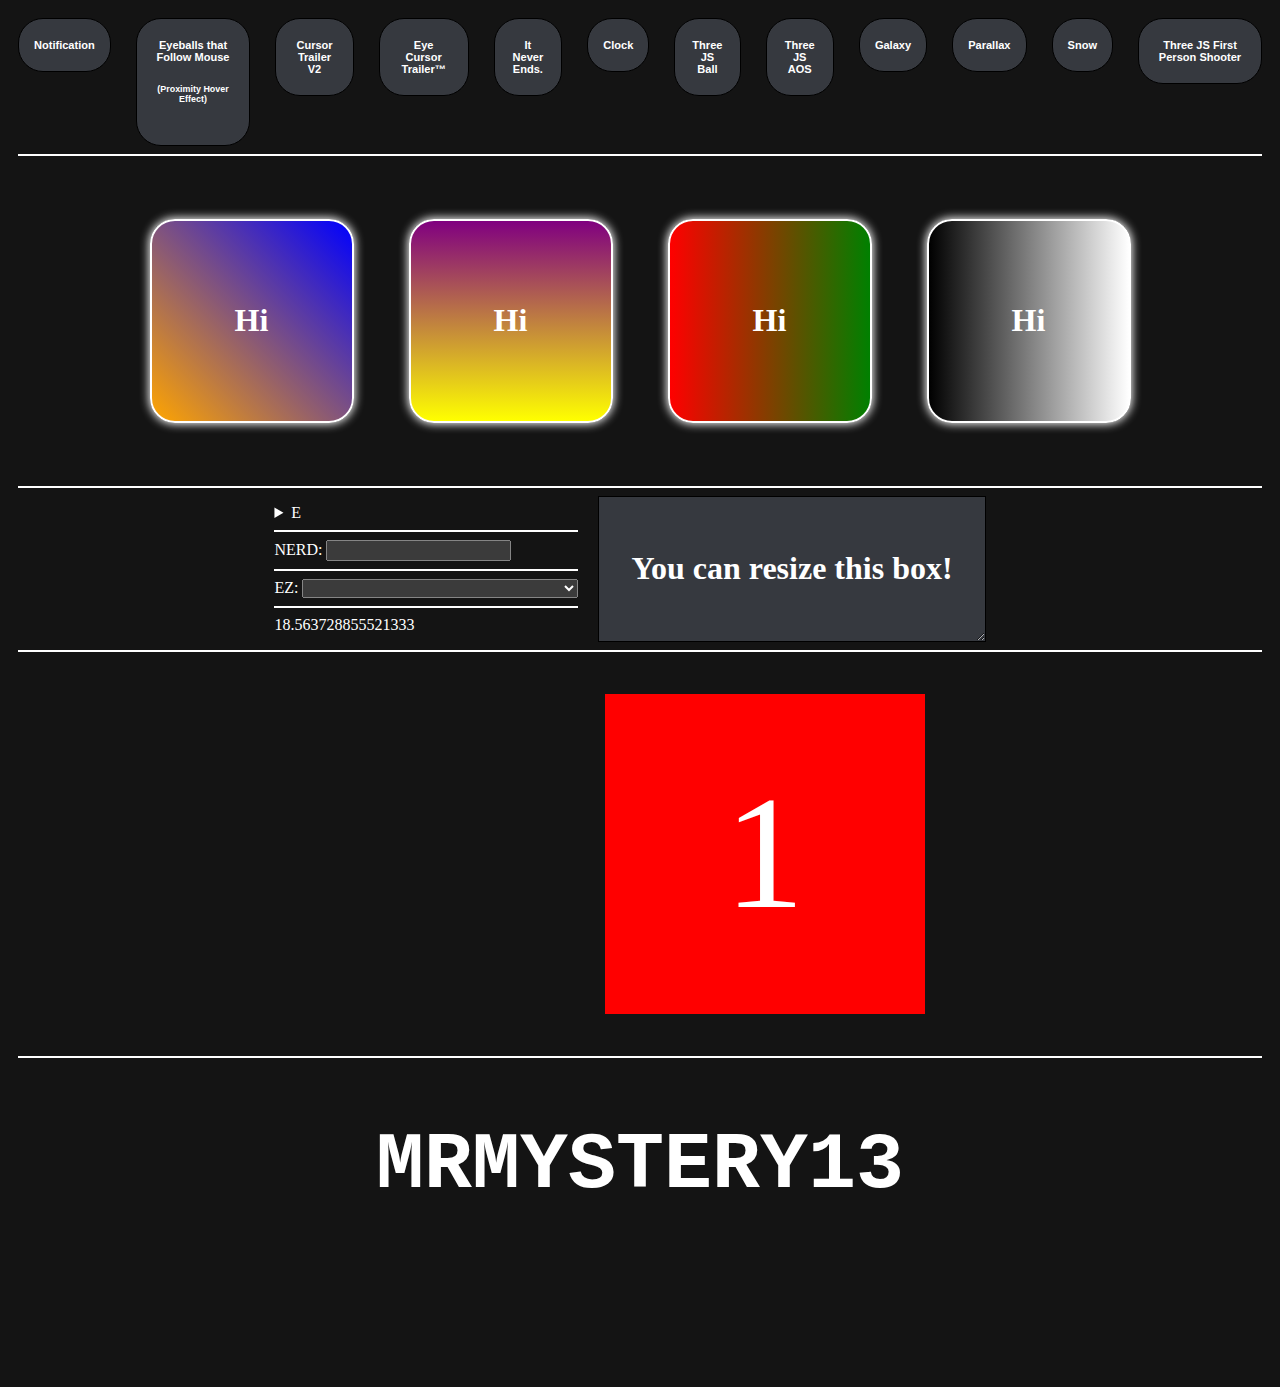
<file: index.html>
<!DOCTYPE html>
<html lang="en">

<head>

    <meta charset="UTF-8">
    <meta http-equiv="X-UA-Compatible" content="IE=edge">
    <meta name="viewport" content="width=device-width, initial-scale=1.0">

    <title>Test</title>
    <link rel="shortcut icon" href="./-images/blue-thumbs-up-icon.png"/>
    <!-- <link rel="icon" href='https://art.pixilart.com/42066f8e8d63e17.png'> -->

    <link href="https://cdn.jsdelivr.net/npm/bootstrap@5.2.1/dist/css/bootstrap.min.css" rel="stylesheet" integrity="sha384-iYQeCzEYFbKjA/T2uDLTpkwGzCiq6soy8tYaI1GyVh/UjpbCx/TYkiZhlZB6+fzT" crossorigin="anonymous">
    <script src="https://cdn.jsdelivr.net/npm/bootstrap@5.2.1/dist/js/bootstrap.bundle.min.js" integrity="sha384-u1OknCvxWvY5kfmNBILK2hRnQC3Pr17a+RTT6rIHI7NnikvbZlHgTPOOmMi466C8" crossorigin="anonymous"></script>
    <link rel="stylesheet" href="https://cdn.jsdelivr.net/npm/bootstrap-icons@1.9.1/font/bootstrap-icons.css">

    <!-- <link rel="stylesheet" href="https://unpkg.com/aos@2.3.1/dist/aos.css"/> -->
    <!-- <script src="https://unpkg.com/aos@2.3.1/dist/aos.js"></script> -->

    <link rel="stylesheet" href="./style.css">
    <script src="./main.js" defer></script>
    <script src="./snow/snow.js" defer></script>

</head>

<body>

    <nav class="nav">
        <a href="./notif/index.html"><button><h5>Notification</h5></button></a> 
        <!-- https://youtu.be/Bm0JjR4kP8w -->

        <a href="./eye/index.html"><button><div><h5>Eyeballs that Follow Mouse</h5><h6>(Proximity Hover Effect)</h6></div></button></a>
        <!-- https://youtu.be/TGe3pS5LqEw -->

        <a href="./trail/index.html"><button><h5>Cursor Trailer V2</h5></button></a>
        <!-- https://youtu.be/CZIJKkwc8l8 -->

        <a href="./eyetrail/index.html"><button><h5>Eye Cursor Trailer™</h5></button></a>
        <!-- Idea: https://www.utahhikes.net/mousetrails.shtml -->

        <a href="./neverend/index.html"><button><h5>It Never Ends.</h5></button></a>
        <!-- https://youtu.be/2IbRtjez6ag -->

        <a href="./clock/index.html"><button><h5>Clock</h5></button></a>
        <!-- https://youtu.be/Ki0XXrlKlHY -->

        <a href="./threeBall/index.html"><button><h5>Three JS Ball</h5></button></a>
        <!-- https://youtu.be/pUgWfqWZWmM -->

        <a href="./threeAOS/index.html"><button><h5>Three JS AOS</h5></button></a>
        <!-- https://sbcode.net/threejs/animate-on-scroll/ -->

        <a href="./threeGalaxy/index.html"><button><h5>Galaxy</h5></button></a>
        <!-- https://codepen.io/Mamboleoo/pen/MOwqOp -->

        <a href="./parallax/index.html"><button><h5>Parallax</h5></button></a>
        <!-- https://webflow.com/made-in-webflow/website/NAV-challenge -->

        <a href="#" onclick="snow()"><button><h5>Snow</h5></button></a>
        <!--  -->

        <a href="./threeFPS/index.html"><button><h5>Three JS First Person Shooter</h5></button></a>
        <!-- https://claude.ai/ -->
    </nav>

    <hr>

    <div class="flex">

        <div class="spinBoxCon row">
            <div class="spinBox" id="b1"><h1>Hi</h1></div>
            <div class="spinBox" id="b2"><h1>Hi</h1></div>
            <div class="spinBox" id="b3"><h1>Hi</h1></div>
            <div class="spinBox" id="b4"><h1>Hi</h1></div>
        </div>

    </div>

    <hr>

    <div class="flex flex-w gap-2">

        <div>

            <details>
                <summary>E</summary>
                <h1>HI</h1>
            </details>

            <hr>

            <div>
                <label for="nerd">NERD: </label>
                <input list="nerd">
                <datalist id="nerd">
                    <option>N</option>
                    <option>E</option>
                    <option>R</option>
                    <option>D</option>
                    <option>Nerd</option>
                    <option>NERDDDDDDDDDDDDDDDDDDDDDDDDDDDDDDDDDDDDDDDDDDDDDDDDDDDDDDDDDDDDDD</option>
                </datalist>
            </div>

            <hr>

            <div>
                <label for="ez">EZ: </label>
                <select name="ez" id="ez" onchange="OptionList(this)">
                    <option value=""></option>
                    <option value="ez">ez</option>
                    <option value="Ez">Ez</option>
                    <option value="EZ">EZ</option>
                    <option value="EZZ">EZZZZZZZZZZZZZZZZZZZZZZZZZZZZZZ</option>
                </select>
            </div>

            <hr>

            <div id="ageCount"></div>

        </div>

        <div class="resize"><h1>You can resize this box!</h1></div>

    </div>

    <hr>

    <div class="flex flex-w gap-2">

        <h1 class="gradient-text">Welcome</h1>

        <div class="snap">
            <div class="snapBox">1</div>
            <div class="snapBox">2</div>
            <div class="snapBox">3</div>
            <div class="snapBox">4</div>
            <div class="snapBox">5</div>
        </div>

    </div>

    <hr>

    <div class="flex flex-c">

        <!-- Code Pen: https://codepen.io/Hyperplexed/pen/rNrJgrd -->
        <!-- Vid: https://youtu.be/W5oawMJaXbU -->
        <h1 id='hacked' data-hackedtext="MRMYSTERY13">MRMYSTERY13</h1>

        <!-- Code Pen: https://codepen.io/Valgo/pen/PowZaNY -->
        <div id="text-morph-con" class="flex">
            <span id="text-morph1"></span>
            <span id="text-morph2"></span>
            <svg id="morph-filters">
                <defs>
                    <filter id="morph-threshold">
                        <feColorMatrix in="SourceGraphic"
                                type="matrix"
                                values="1 0 0 0 0
                                        0 1 0 0 0
                                        0 0 1 0 0
                                        0 0 0 255 -140" />
                    </filter>
                </defs>
            </svg>
        </div>

    </div>

    <div id="snow" style="position: fixed; top: 0; left: 0; right: 0; bottom: 0; pointer-events: none;">
        <canvas class="particles-js-canvas-el" style="width: 100%; height: 100%;"></canvas>
    </div>

</body>

</html>
</file>
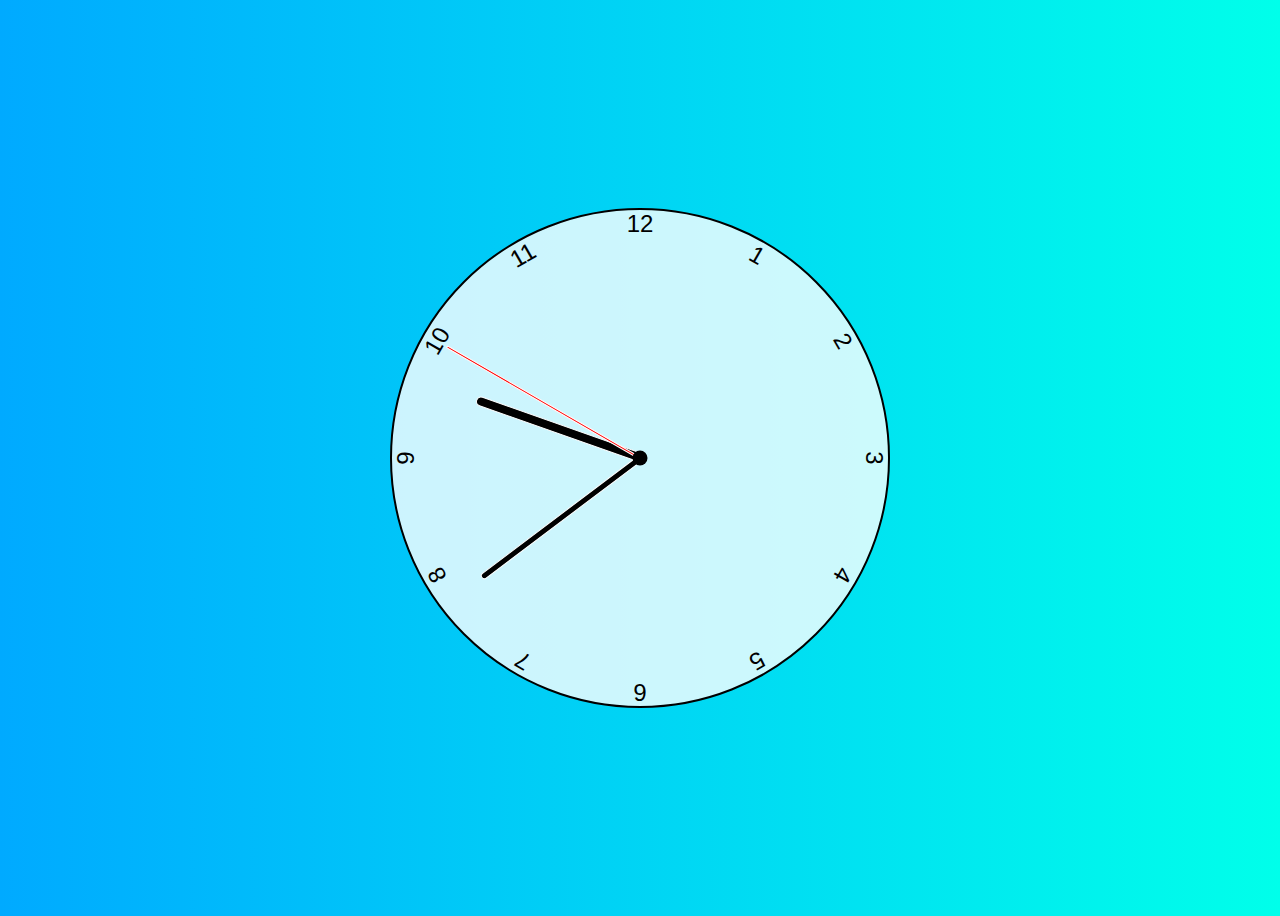
<file: clock/index.html>
<!DOCTYPE html>
<html lang="en">

<head>

	<meta charset="UTF-8">
    <meta http-equiv="X-UA-Compatible" content="IE=edge">
    <meta name="viewport" content="width=device-width, initial-scale=1.0">

	<title>Clock</title>
	<link rel="shortcut icon" href="../-images/blue-thumbs-up-icon.png"/>

	<link href="./style.css" rel="stylesheet">

</head>

<body>

	<div class="clock">

		<div class="hand hour" data-hour-hand></div>
		<div class="hand minute" data-minute-hand></div>
		<div class="hand second" data-second-hand></div>

		<div class="number number1">1</div>
		<div class="number number2">2</div>
		<div class="number number3">3</div>
		<div class="number number4">4</div>
		<div class="number number5">5</div>
		<div class="number number6">6</div>
		<div class="number number7">7</div>
		<div class="number number8">8</div>
		<div class="number number9">9</div>
		<div class="number number10">10</div>
		<div class="number number11">11</div>
		<div class="number number12">12</div>

	</div>

	<script>

		setInterval(setClock, 1000);

		const hourHand = document.querySelector('[data-hour-hand]');
		const minuteHand = document.querySelector('[data-minute-hand]');
		const secondHand = document.querySelector('[data-second-hand]');

		function setClock() {
			const currentDate = new Date();
			const secondsRatio = currentDate.getSeconds() / 60;
			const minutesRatio = (secondsRatio + currentDate.getMinutes()) / 60;
			const hoursRatio = (minutesRatio + currentDate.getHours()) / 12;
			setRotation(secondHand, secondsRatio);
			setRotation(minuteHand, minutesRatio);
			setRotation(hourHand, hoursRatio);
		};

		function setRotation(element, rotationRatio) {
			element.style.setProperty('--rotation', (rotationRatio * 360));
		};

		setClock();

	</script>

</body>

</html>
</file>
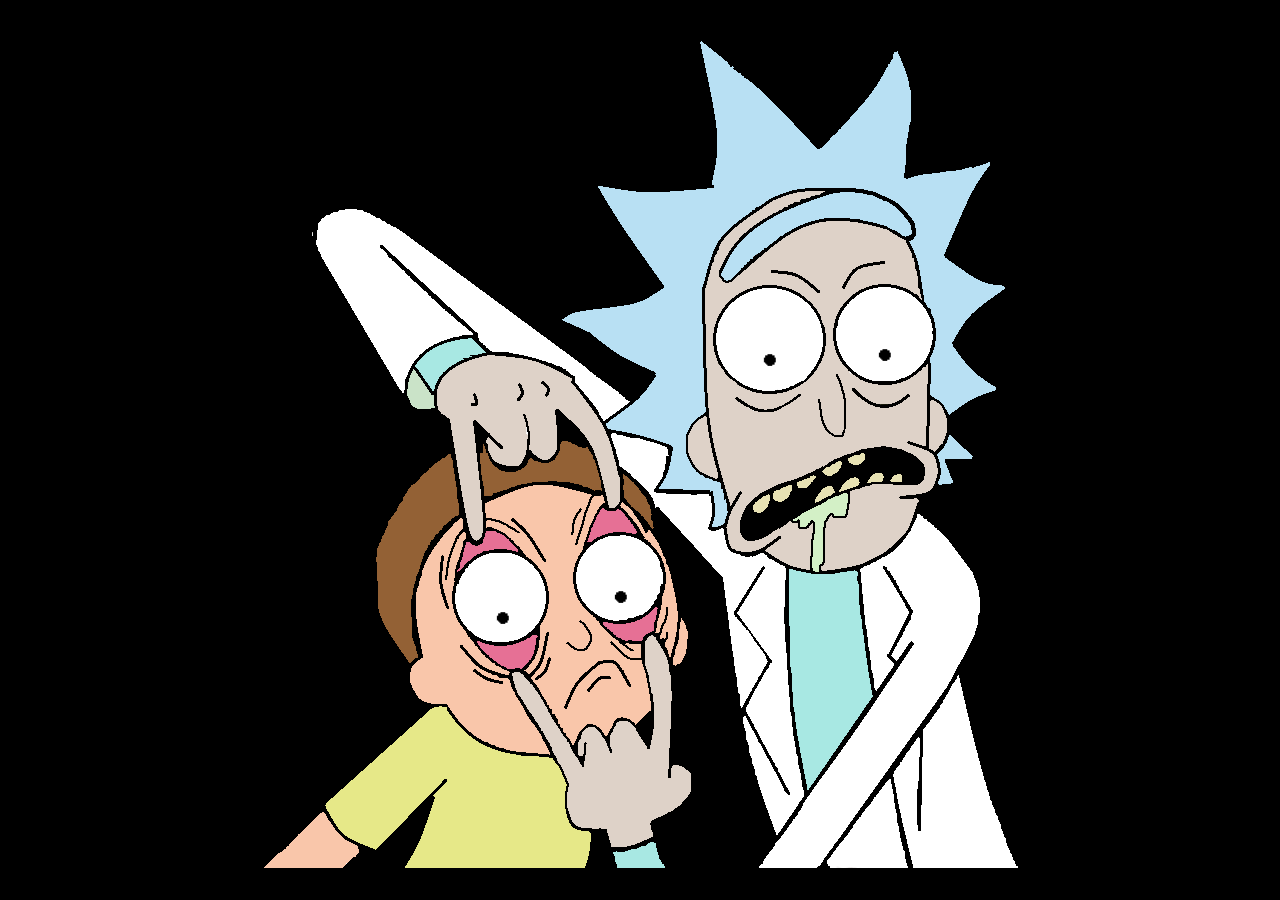
<file: eye/index.html>
<!DOCTYPE html>
<html lang="en">

<head>

    <meta charset="UTF-8">
    <meta http-equiv="X-UA-Compatible" content="IE=edge">
    <meta name="viewport" content="width=device-width, initial-scale=1.0">

    <title>Eye</title>
    <link rel="shortcut icon" href="../-images/blue-thumbs-up-icon.png"/>

    <script src="./main.js" defer></script>

    <style>

        body {
            background-color: #000;
            color: #fff;
            padding: 0;
            margin: 0;
        }
        main {
            display: grid;
            place-items: center;
            min-height: 100vh;
            position: relative;
        }
        .eye {
            height: 80px;
            border-radius: 100px;
        }
        #eyes, #eyes img {
            position: absolute;
        }

    </style>

</head>

<body>

    <main>

        <img id="anchor" src="../-images/rick+morty.png">

        <div id="eyes">

            <img class="eye" id="Reye1" src="../-images/eye.png" style="top: -150px; right: -170px;">
            <img class="eye" id="Reye2" src="../-images/eye.png" style="top: -155px; right: -285px;">

            <img class="eye" id="Meye1" src="../-images/eye.png" style="top: 108px; right: 97px;">
            <img class="eye" id="Meye2" src="../-images/eye.png" style="top: 87px; right: -21px;">

        </div>

    </main>

</body>

</html>
</file>
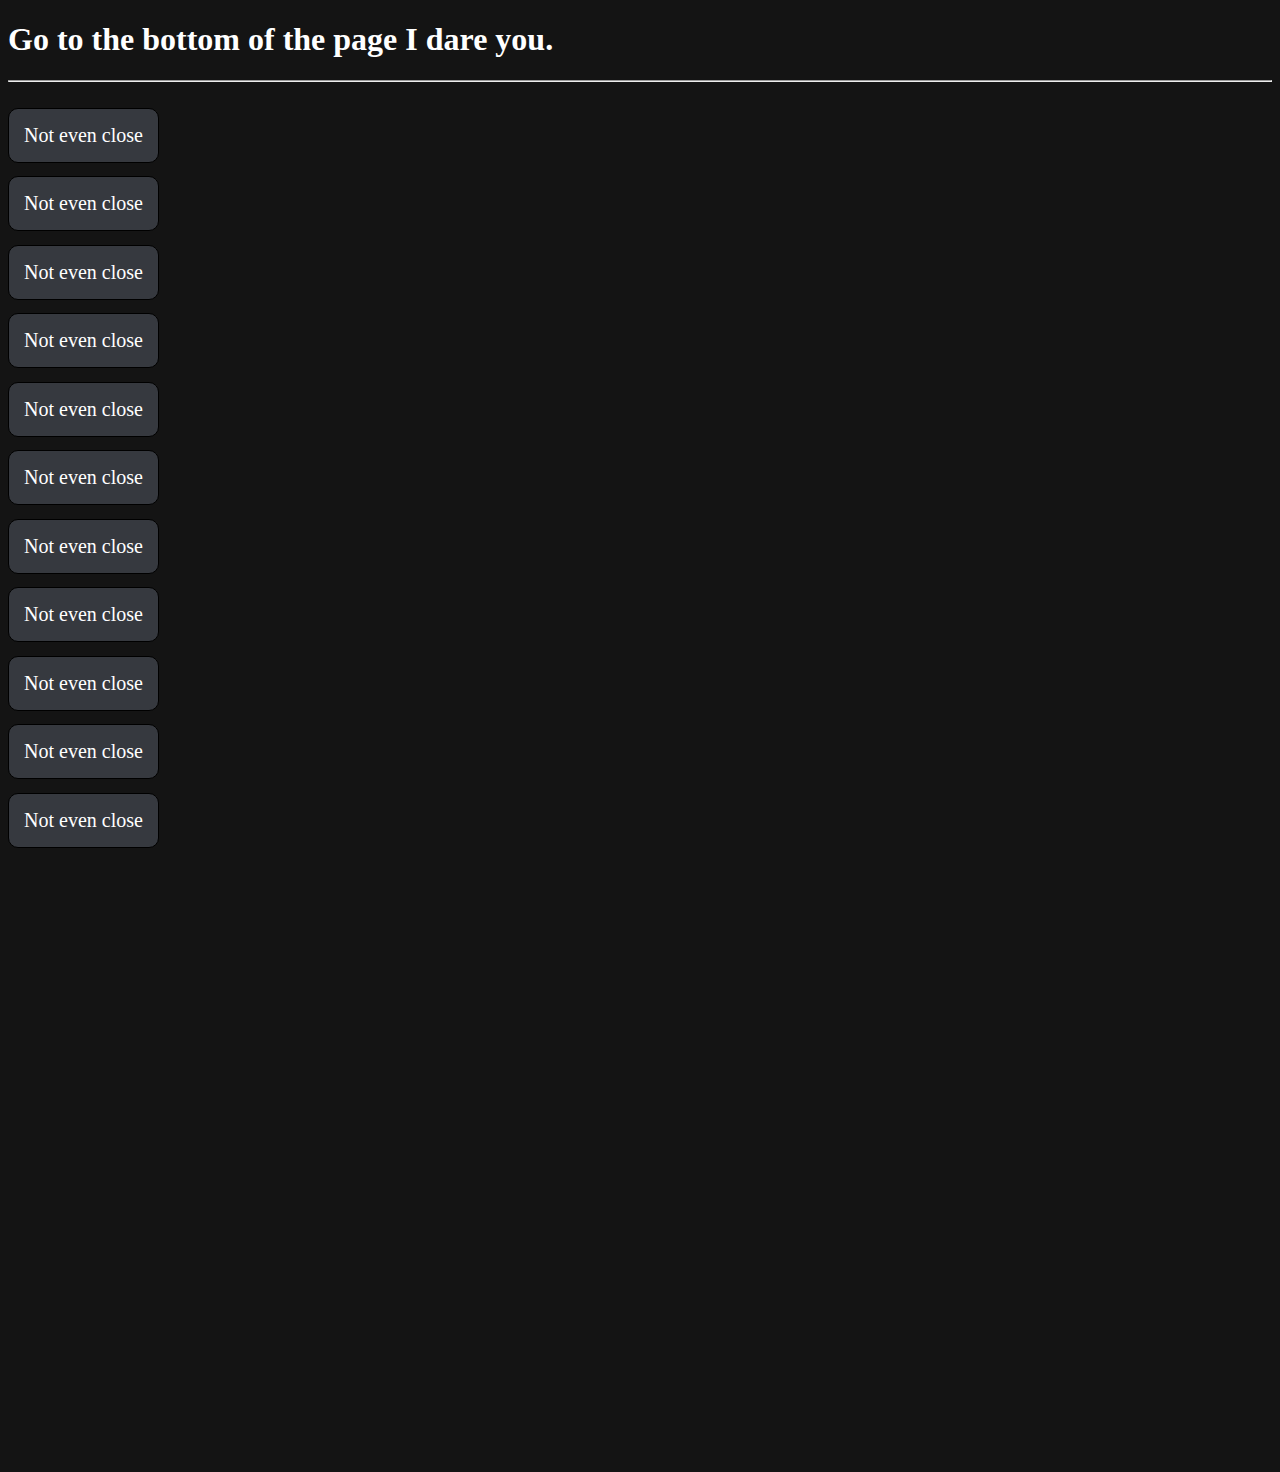
<file: neverend/index.html>
<!DOCTYPE html>
<html lang="en">

<head>

    <meta charset="UTF-8">
    <meta http-equiv="X-UA-Compatible" content="IE=edge">
    <meta name="viewport" content="width=device-width, initial-scale=1.0">

    <title>NeverEnding</title>
    <link rel="shortcut icon" href="../-images/blue-thumbs-up-icon.png"/>

    <script src="./main.js" defer></script>

    <style>

        body {
            background-color: #141414;
            max-width: 100vw;
        }

        :root {
            color-scheme: dark;
        }

        * {
            color: white;
        }

        .card-container {
            display: flex;
            flex-direction: column;
            gap: 1.5vh;
            align-items: flex-start;
        }

        .card {
            color: #fff;
            font-size: 20px;
            background-color: #36393f;
            border: 1px solid #000;
            border-radius: 10px;
            padding: 15px;
            transform: translateX(100px);
            opacity: 0;
            transition: 150ms;
        }

        .card.show {
            transform: translateX(0);
            opacity: 1;
        }

    </style>

</head>

<body>

    <h1>Go to the bottom of the page I dare you.</h1>

    <hr>
    <br>

    <div class="card-container">
        <div class="card">Not even close</div>
        <div class="card">Not even close</div>
        <div class="card">Not even close</div>
        <div class="card">Not even close</div>
        <div class="card">Not even close</div>
        <div class="card">Not even close</div>
        <div class="card">Not even close</div>
        <div class="card">Not even close</div>
        <div class="card">Not even close</div>
        <div class="card">Not even close</div>
    </div>

    <!-- <hr>
    <br> -->

    <!-- <h1>The End</h1> -->

</body>

</html>
</file>
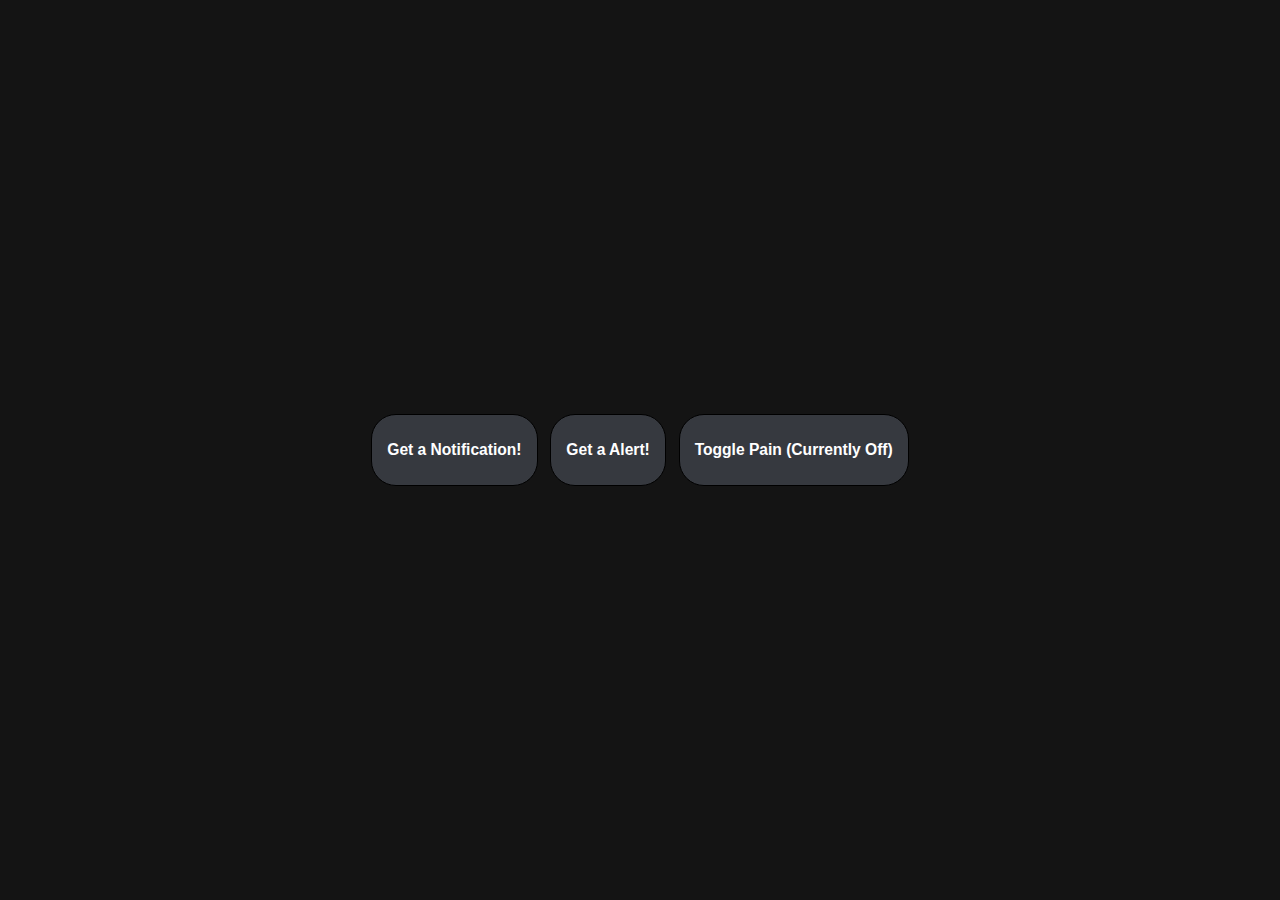
<file: notif/index.html>
<!DOCTYPE html>
<html lang="en">

<head>

    <meta charset="UTF-8">
    <meta http-equiv="X-UA-Compatible" content="IE=edge">
    <meta name="viewport" content="width=device-width, initial-scale=1.0">

    <title>Notification</title>
    <link rel="shortcut icon" href="../-images/blue-thumbs-up-icon.png"/>

    <script src="./main.js" defer></script>

    <style>

        body {
            background-color: #141414;
            display: flex;
            gap: 1vw;
            justify-content: center;
            align-items: center;
            min-height: 100vh;
            margin: 0px;
            padding: 0px;
        }

        button {
            padding: 10px 15px;

            color: white;

            background-color: #36393f;
            border: 1px solid black;
            border-radius: 25px;

            transition: all 100ms;
        }
        button:hover {
            background-color: #36393f91;
        }

    </style>

</head>

<body>

    <button id="note"><h3>Get a Notification!</h3></button>
    <button onclick="Alert()"><h3>Get a Alert!</h3></button>
    <button onclick="pain()" id="pain"><h3 id="paintxt">Toggle Pain (Currently Off)</h3></button>

</body>

</html>
</file>
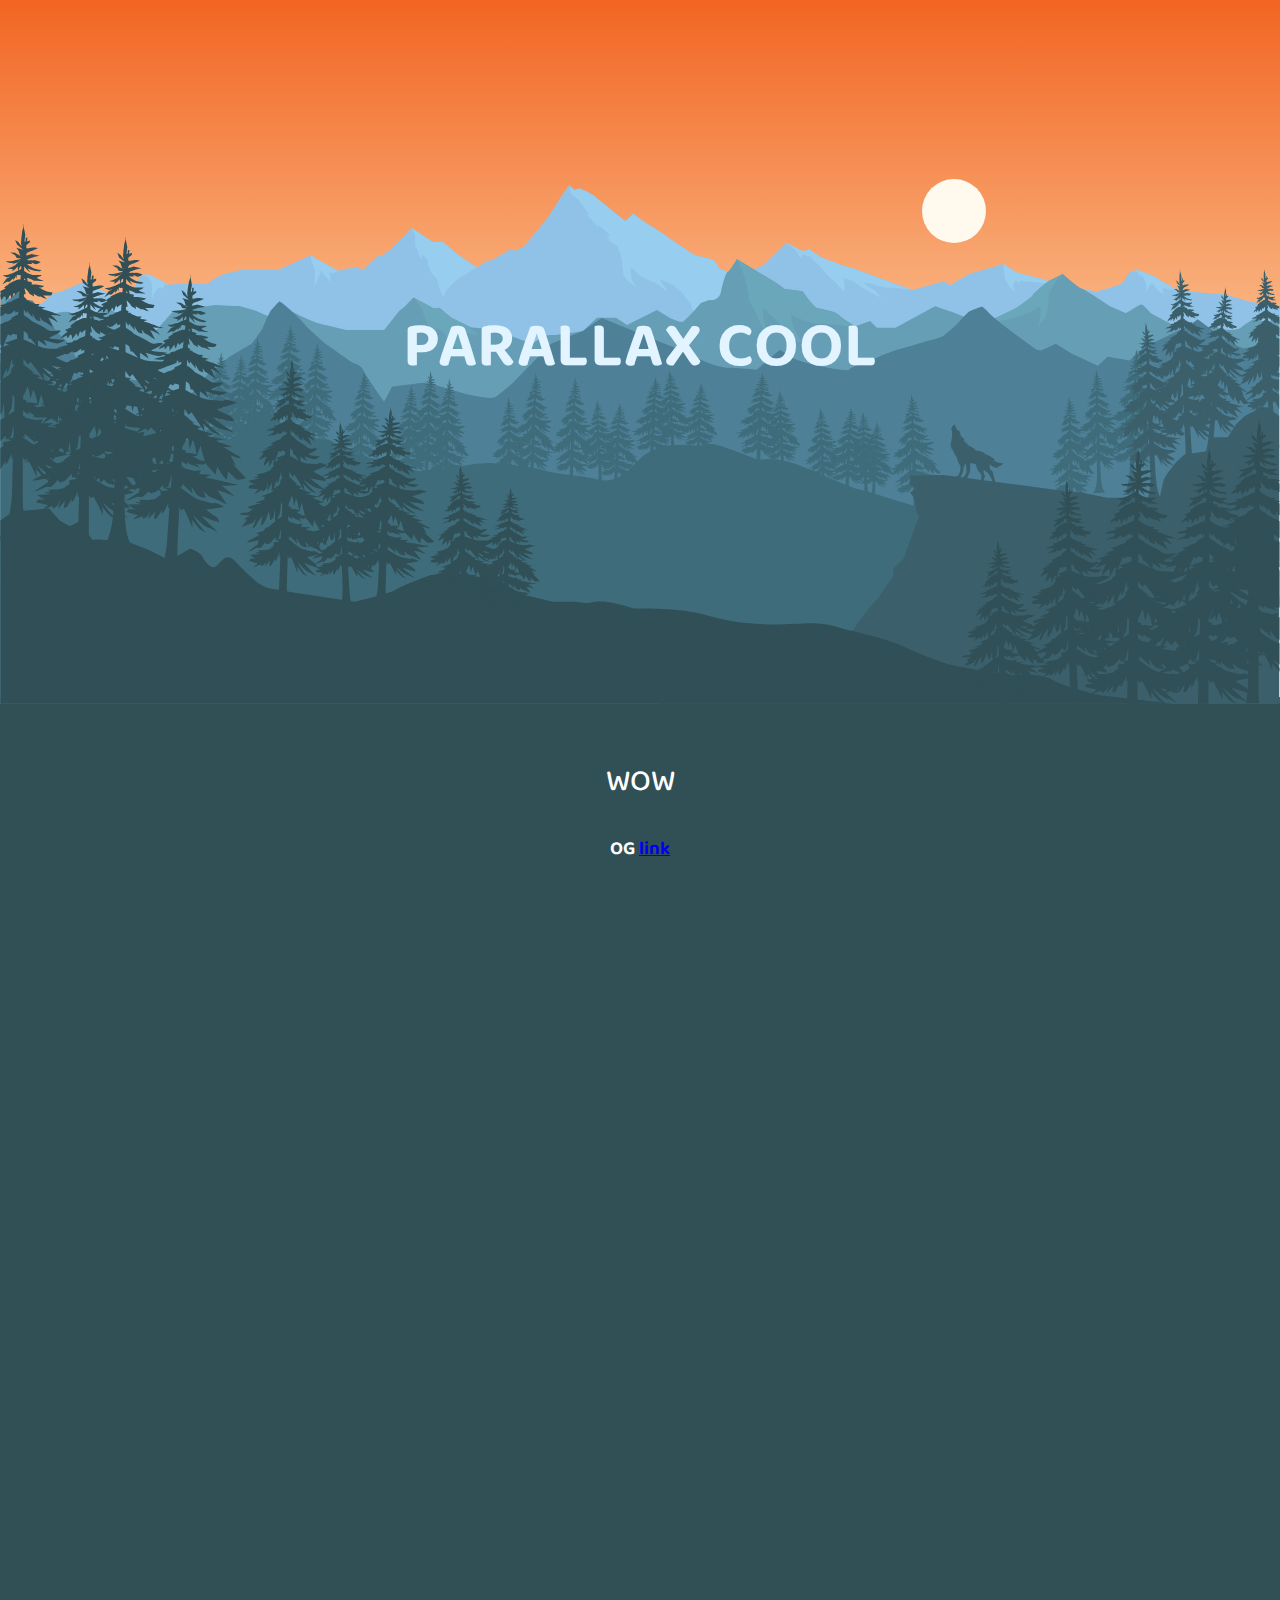
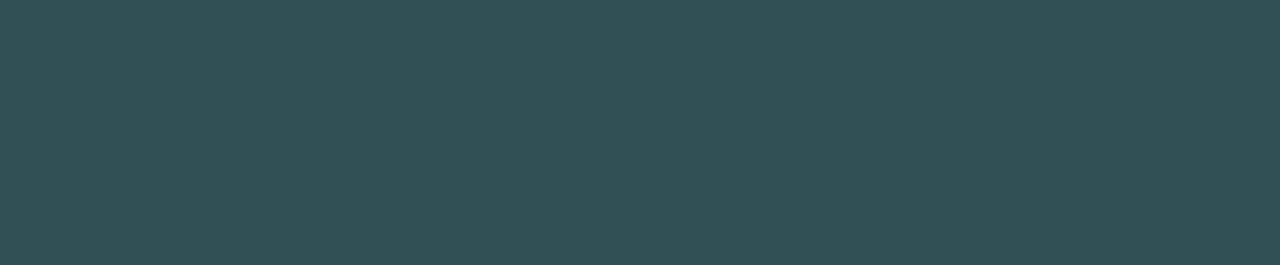
<file: parallax/index.html>
<!DOCTYPE html>

<html>

<head>

    <meta charset="UTF-8">
    <meta http-equiv="X-UA-Compatible" content="IE=edge">
    <meta name="viewport" content="width=device-width, initial-scale=1.0">

    <title>Parallax</title>
    <link rel="shortcut icon" href="../-images/blue-thumbs-up-icon.png"/>

    <link rel="stylesheet" href="style.css">

    <script src="main.js" defer></script>

</head>

<body data-mult=".25">

    <div class="hero" id="hero">
        <div class="upper"></div>

        <div class="hero-bg sky">
            <div class="sun"></div>
        </div>

        <div class="hero-bg _6"></div>

        <div class="hero-bg _5"></div>

        <div class="hero-bg _4"></div>

        <div class="hero-bg header">
            <h1>Parallax Cool</h1>
        </div>

        <div class="hero-bg _3"></div>

        <div class="hero-bg _2"></div>

        <div class="hero-bg _1"></div>

        <!-- 
            https://d3e54v103j8qbb.cloudfront.net/img/example-bg.png
            https://assets.website-files.com/5f4148f1ce227ae8c3d7a181/5f4148f1ce227a5cefd7a188_1.svg
            https://assets.website-files.com/5f4148f1ce227ae8c3d7a181/5f4148f1ce227a30b8d7a18b_bg2.svg
            https://assets.website-files.com/5f4148f1ce227ae8c3d7a181/5f4148f1ce227a3596d7a190_bg3.svg
            https://assets.website-files.com/5f4148f1ce227ae8c3d7a181/5f4148f1ce227a4691d7a18d_bg4.svg
            https://assets.website-files.com/5f4148f1ce227ae8c3d7a181/5f4148f1ce227a16e2d7a18e_bg5.svg
            https://assets.website-files.com/5f4148f1ce227ae8c3d7a181/5f4148f1ce227ac55dd7a18f_bg6.svg
         -->
    </div>

    <div class="site">
        <h2>WOW</h2>
        <h3>OG
            <a href="https://webflow.com/made-in-webflow/website/NAV-challenge">link</a>
        </h3>
    </div>

    <div style="height: 100vh;"></div>

</body>

</html>
</file>
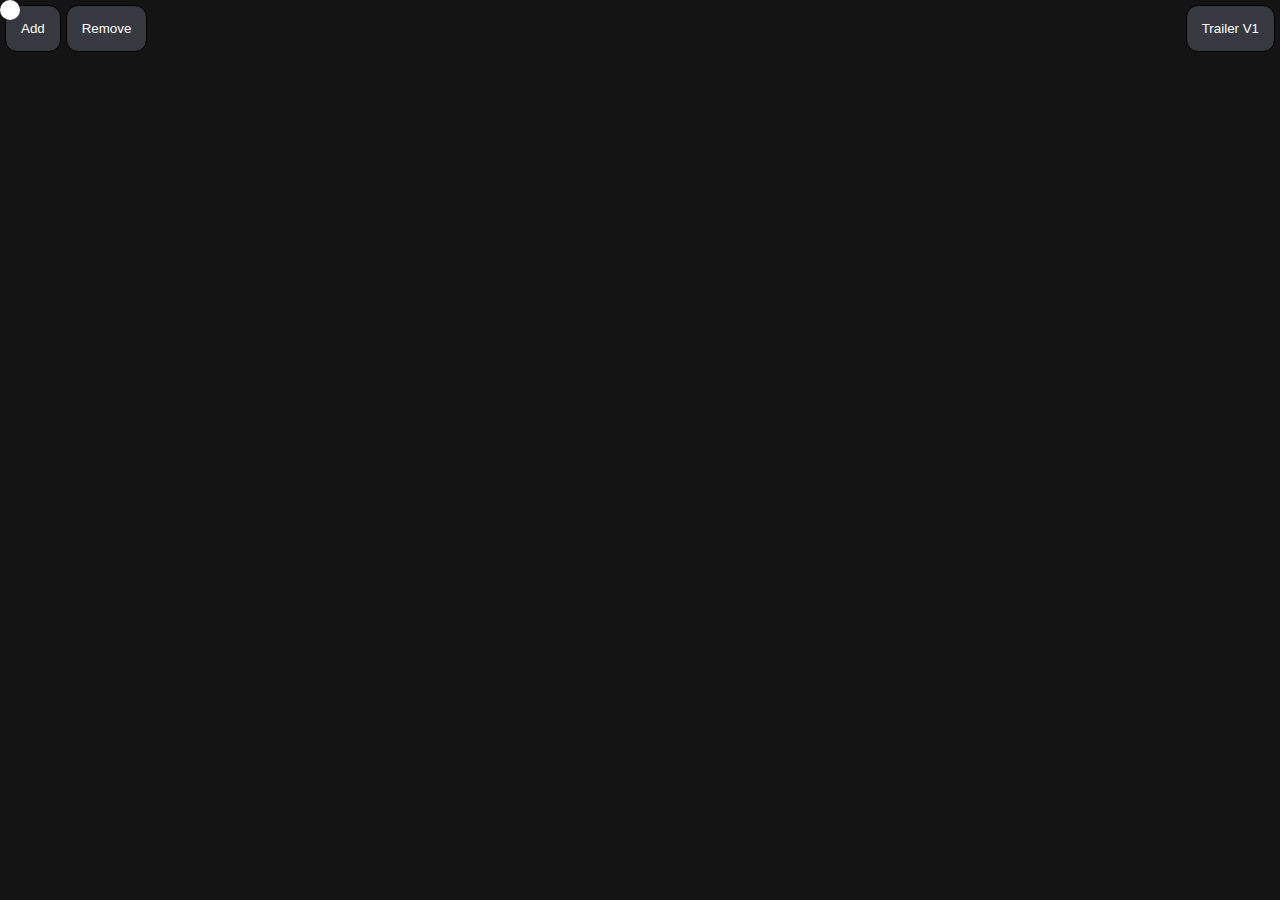
<file: trail/index.html>
<!DOCTYPE html>
<html lang="en">

<head>

    <meta charset="UTF-8">
    <meta http-equiv="X-UA-Compatible" content="IE=edge">
    <meta name="viewport" content="width=device-width, initial-scale=1.0">

    <title>Trailer V2</title>
    <link rel="shortcut icon" href="../-images/blue-thumbs-up-icon.png"/>

    <style>

        body {
            background-color: #141414;
            min-height: 100vh;
            margin: 0px;
        }
        body:hover > .trailer {
            opacity: 1;
        }
        .trailer {
            height: 20px;
            width: 20px;
            background-color: white;
            border-radius: 20px;

            position: fixed;
            left: 0px;
            top: 0px;
            z-index: 10000;

            pointer-events: none;
            opacity: 0;
            transition: opacity 500ms ease;
        }

        nav {
            display: flex;
            justify-content: space-between;
            padding: 5px;
        }
        nav .button-con {
            display: flex;
            gap: 5px;
        }

        button{
            padding: 15px 15px;
            color: white;
            background-color: #36393f;
            border: 0.5px solid black;
            border-radius: 12px;
            transition: all 300ms;
        }
        button:hover{
            background-color: #36393f91;
        }

    </style>

</head>

<body>

    <nav>

        <div class="button-con">
            <button id="AddT">Add</button>
            <button id="RemoveT">Remove</button>
        </div>

        <a href="./trailerV1/index.html"><button>Trailer V1</button></a>

    </nav>

    <div id="trailer" class="trailer"></div>

    <script>

        const trailerM = document.getElementById("trailer");
        let trailer = document.querySelectorAll(".trailer");
        let i;

        window.onmousemove = (e) => {
            const x = e.clientX - (trailerM.offsetWidth / 2);
            const y = e.clientY - (trailerM.offsetHeight / 2);
            
            i = 0;
            trailer.forEach((t) => {
                t.animate({transform: `translate(${x}px, ${y}px)`}, {
                    duration: 800 + i,
                    fill: "forwards",
                });
                i += 800;
            });
        };

        document.getElementById("AddT").onclick = () => {
            let element = document.createElement('div');
            element.classList.add("trailer");
            document.body.appendChild(element);
            trailer = document.querySelectorAll(".trailer");
        };

        document.getElementById("RemoveT").onclick = () => {
            if (trailer[1]) {
                trailer[1].remove();
                trailer = document.querySelectorAll(".trailer");
            };
        };

    </script>

</body>

</html>
</file>
<file: style.css>
body {
    background-color: #141414;
    padding: 10px;
}

:root {
    /* https://developer.mozilla.org/en-US/docs/Web/CSS/color-scheme */
    color-scheme: dark;
}

* {
    color: white;
}

hr {
    border: 1px solid white;
}

.flex {
    display: flex;
    justify-content: center;
    align-items: center;
}
.flex-c {
    flex-direction: column;
}
.flex-w {
    flex-wrap: wrap;
}


/* Scroll Bar */

/* Width */
/* ::-webkit-scrollbar {
    OLD width: 10px; (comment out)
    width: .5vw;
} */

/* Track */
/* ::-webkit-scrollbar-track {
    background-color: #222;
} */

/* Handle */
/* ::-webkit-scrollbar-thumb {
    background-color: #bebebe;
    border-radius: 10px;
}
::-webkit-scrollbar-thumb:hover {
    background-color: #bebebec0;
} */



/* NAV */

nav {
    display: flex;
    justify-content: center;
    gap: 25px;
}

nav a {
    text-decoration: none;
}

nav button {
    padding: 20px 15px;

    background-color: #36393f;
    border: 1px solid black;
    border-radius: 25px;

    display: flex;
    justify-content: center;
    align-items: center;

    transition: all 100ms;
}
nav button:hover {
    background-color: #36393f91;
}
nav button h5 {
    margin: 0;
}



/* SPIN BOX */

.spinBoxCon {
    display: flex;
    justify-content: center;
    padding: 55px 0px;
    margin: 0;
    gap: 55px;
}
.spinBox {
    box-shadow: 0px 0px 10px 1px white;
    width: 200px;
    height: 200px;

    border: 2px solid #ffffff;
    border-radius: 25px;

    display: flex;
    justify-content: center;
    align-items: center;
}

#b1 {
    background: linear-gradient(to right top, orange, blue);
    animation: b1 5s linear infinite;
}
@keyframes b1 {
    0% { rotate: 0deg; }
    100% { rotate: 360deg; }
}

#b2 {
    background: linear-gradient(to top, yellow, purple);
    animation: b2 5s linear infinite;
}
@keyframes b2 {
    0% { rotate: x 0deg; }
    100% { rotate: x 360deg; }
}

#b3 {
    background: linear-gradient(to right, red, green);
    animation: b3 5s linear infinite;
}
@keyframes b3 {
    0% { rotate: y 0deg; }
    100% { rotate: y 360deg; }
}

#b4 {
    background: linear-gradient(to right, black, white);
    animation: b4 5s linear infinite;
}
@keyframes b4 {
    0% { transform: rotate3d(1, 1, 1, 0deg); }
    100% { transform: rotate3d(1, 1, 1, 360deg); }
}



/* Side Text */

.gradient-text {
    font-size: 100px;
    writing-mode: vertical-lr;
    background: linear-gradient(to right,#437ccd,#45d6ca);
    -webkit-background-clip: text;
    -webkit-text-fill-color: transparent;
    pointer-events: none;
    animation: fade 1s ease-in 1s forwards;
    opacity: 0;
}

@keyframes fade {
    0% { opacity: 0; }
    100% { opacity: 1; }
}



/* Snap */

.snap {
    width: 20rem;
    height: 20rem;
    display: flex;
    overflow-x: scroll;
    scroll-snap-type: x mandatory;
}

.snap div {
    min-width: 20rem;
    display: flex;
    justify-content: center;
    align-items: center;
    font-size: 10rem;
    scroll-snap-align: center;
}

.snapBox:nth-child(1) {
    background-color: red;
}
.snapBox:nth-child(2) {
    background-color: indianred;
}
.snapBox:nth-child(3) {
    background-color: violet;
}
.snapBox:nth-child(4) {
    background-color: cyan;
}
.snapBox:nth-child(5) {
    background-color: darkcyan;
}



/* Resize Box */

.resize {
    margin: 0px 20px;
    padding: 2rem;
    text-align: center;
    border: 1px solid black;
    overflow: auto;
    resize: both;
    background-color: #36393f;
}



/* Hacked Text Effect */

#hacked {
    font-family: 'Space Mono', monospace;
    font-size: clamp(3rem, 6.25vw, 10rem);
    color: white;
    padding: 0rem clamp(1rem, 2vw, 3rem);
    border-radius: clamp(0.4rem, 0.75vw, 1rem);
}

#hacked:hover {
    background-color: #eee;
    color: black;
}



/* Text Morph */

@import url('https://fonts.googleapis.com/css?family=Raleway:900&display=swap');

#text-morph-con {
    height: clamp(60px, 8vw, 150px);
	filter: url(#morph-threshold) blur(0.6px);
}
#text-morph-con svg {
    width: 100%;
    height: 100%;
}

#text-morph1, #text-morph2 {
	position: absolute;
	font-family: 'Raleway', sans-serif;
	font-size: clamp(3rem, 6.25vw, 10rem);
}
</file>
<file: clock/style.css>
*,
*::after,
*::before {
    box-sizing: border-box;
    font-family: Gotham Rounded, sans-serif;
}

body {
    background: linear-gradient(to right, #00aaff, #00ffea);
    display: flex;
    justify-content: center;
    align-items: center;
    min-height: 100vh;
    overflow: hidden;
}

.clock {
    position: relative;
    width: 500px;
    height: 500px;
    background-color: #ffffffcc;
    border: 2px solid black;
    border-radius: 50%;
}

.clock .number {
    --rotation: 0;
    position: absolute;
    width: 100%;
    height: 100%;
    font-size: 1.5rem;
    text-align: center;
    transform: rotate(var(--rotation));
}

.clock .number1 {
    --rotation: 30deg;
}

.clock .number2 {
    --rotation: 60deg;
}

.clock .number3 {
    --rotation: 90deg;
}

.clock .number4 {
    --rotation: 120deg;
}

.clock .number5 {
    --rotation: 150deg;
}

.clock .number6 {
    --rotation: 180deg;
}

.clock .number7 {
    --rotation: 210deg;
}

.clock .number8 {
    --rotation: 240deg;
}

.clock .number9 {
    --rotation: 270deg;
}

.clock .number10 {
    --rotation: 300deg;
}

.clock .number11 {
    --rotation: 330deg;
}

.clock .hand {
    --rotation: 0;
    position: absolute;
    transform-origin: bottom;
    bottom: 50%;
    left: 50%;
    border: 1px solid white;
    border-top-left-radius: 10px;
    border-top-right-radius: 10px;
    z-index: 10;
    transform: translateX(-50%) rotate(calc(var(--rotation) * 1deg));
}

.clock::after {
    content: '';
    position: absolute;
    width: 15px;
    height: 15px;
    top: 50%;
    left: 50%;
    background-color: black;
    border-radius: 50%;
    z-index: 11;
    transform: translate(-50%, -50%);
}

.clock .hand.second {
    width: 3px;
    height: 45%;
    background-color: red;
}

.clock .hand.minute {
    width: 7px;
    height: 40%;
    background-color: black;
}

.clock .hand.hour {
    width: 10px;
    height: 35%;
    background-color: black;
}
</file>
<file: parallax/style.css>
@import url('https://fonts.googleapis.com/css2?family=Baloo+Tamma+2:wght@400;500;600;700;800&display=swap');
/* font-family: 'Baloo Tamma 2', cursive; */

body {
    font-family: 'Baloo Tamma 2', sans-serif;
    background-color: #305056;
    padding: 0;
    margin: 0;
}

h1, h2 {
    margin-top: 20px;
    margin-bottom: 10px;
    text-align: center;
    text-transform: uppercase;
}
h1 {
    font-size: 5vw;
    line-height: 40px;
    font-weight: 700;
}
h2 {
    font-size: 30px;
    line-height: 1.4;
    font-weight: 500;
}

.hero {
    min-height: 700px;
    height: 55vw;
    max-height: 1200px;
    position: relative;
    overflow: hidden;
}

.hero-bg, .upper {
    position: absolute;
    left: 0%;
    top: 0%;
    right: 0%;
    bottom: 0%;
    background-position: 50% 100%;
    background-size: 100%;
    background-repeat: no-repeat;
    transition: all 25ms ease;
}

.hero-bg._1 {
    background-image: url("../-images/parallax/bg1.svg");
}

.hero-bg._2 {
    background-image: url("../-images/parallax/bg2.svg");
    transform: translateY(40px);
}

.hero-bg._3 {
    background-image: url("../-images/parallax/bg3.svg");
}

.hero-bg._4 {
    background-image: url("../-images/parallax/bg4.svg");
}

.hero-bg._5 {
    background-image: url("../-images/parallax/bg5.svg");
}

.hero-bg._6 {
    background-image: url("../-images/parallax/bg6.svg");
}

.upper {
    height: 99%;
    background-image: linear-gradient(180deg, #f26522, #ffeec7 61%);
    background-size: cover;
    background-attachment: fixed;
    background-position: center top;
}

.sun {
    position: absolute;
    left: auto;
    top: auto;
    right: 23vw;
    bottom: 36vw;
    width: 5vw;
    height: 5vw;
    border-radius: 50%;
    background-color: #fff9ee;
}

.hero-bg.header {
    position: absolute;
    /* max-height: 1100px; */
    padding-bottom: 10px;
    /* min-height: 800px; */
    display: flex;
    justify-content: center;
    align-items: center;
    background-image: none;
    color: #e1f4ff;
}
.header {
    font-weight: 700;
    letter-spacing: 0.2px;
}

.site {
    display: flex;
    flex-direction: column;
    align-items: center;
    margin-top: -1px;
    padding-top: 40px;
    padding-bottom: 80px;
    background-color: #305056;
    color: #fff;
}

@media screen and (max-width: 991px) {
    .hero {
        height: 60vw;
        min-height: auto;
    }
    .hero-bg.header {
        min-height: auto;
        padding-top: 40px;
        padding-bottom: 0px;
    }
}

@media screen and (max-width: 767px) {
    h2 {
        font-size: 22px;
    }
    .hero {
        height: 65vw;
    }
    .site {
        padding-right: 15px;
        padding-left: 15px;
    }
}

@media screen and (max-width: 479px) {
    h1 {
        font-size: 6vw;
    }
    .hero {
        height: 70vw;
    }
}
</file>
